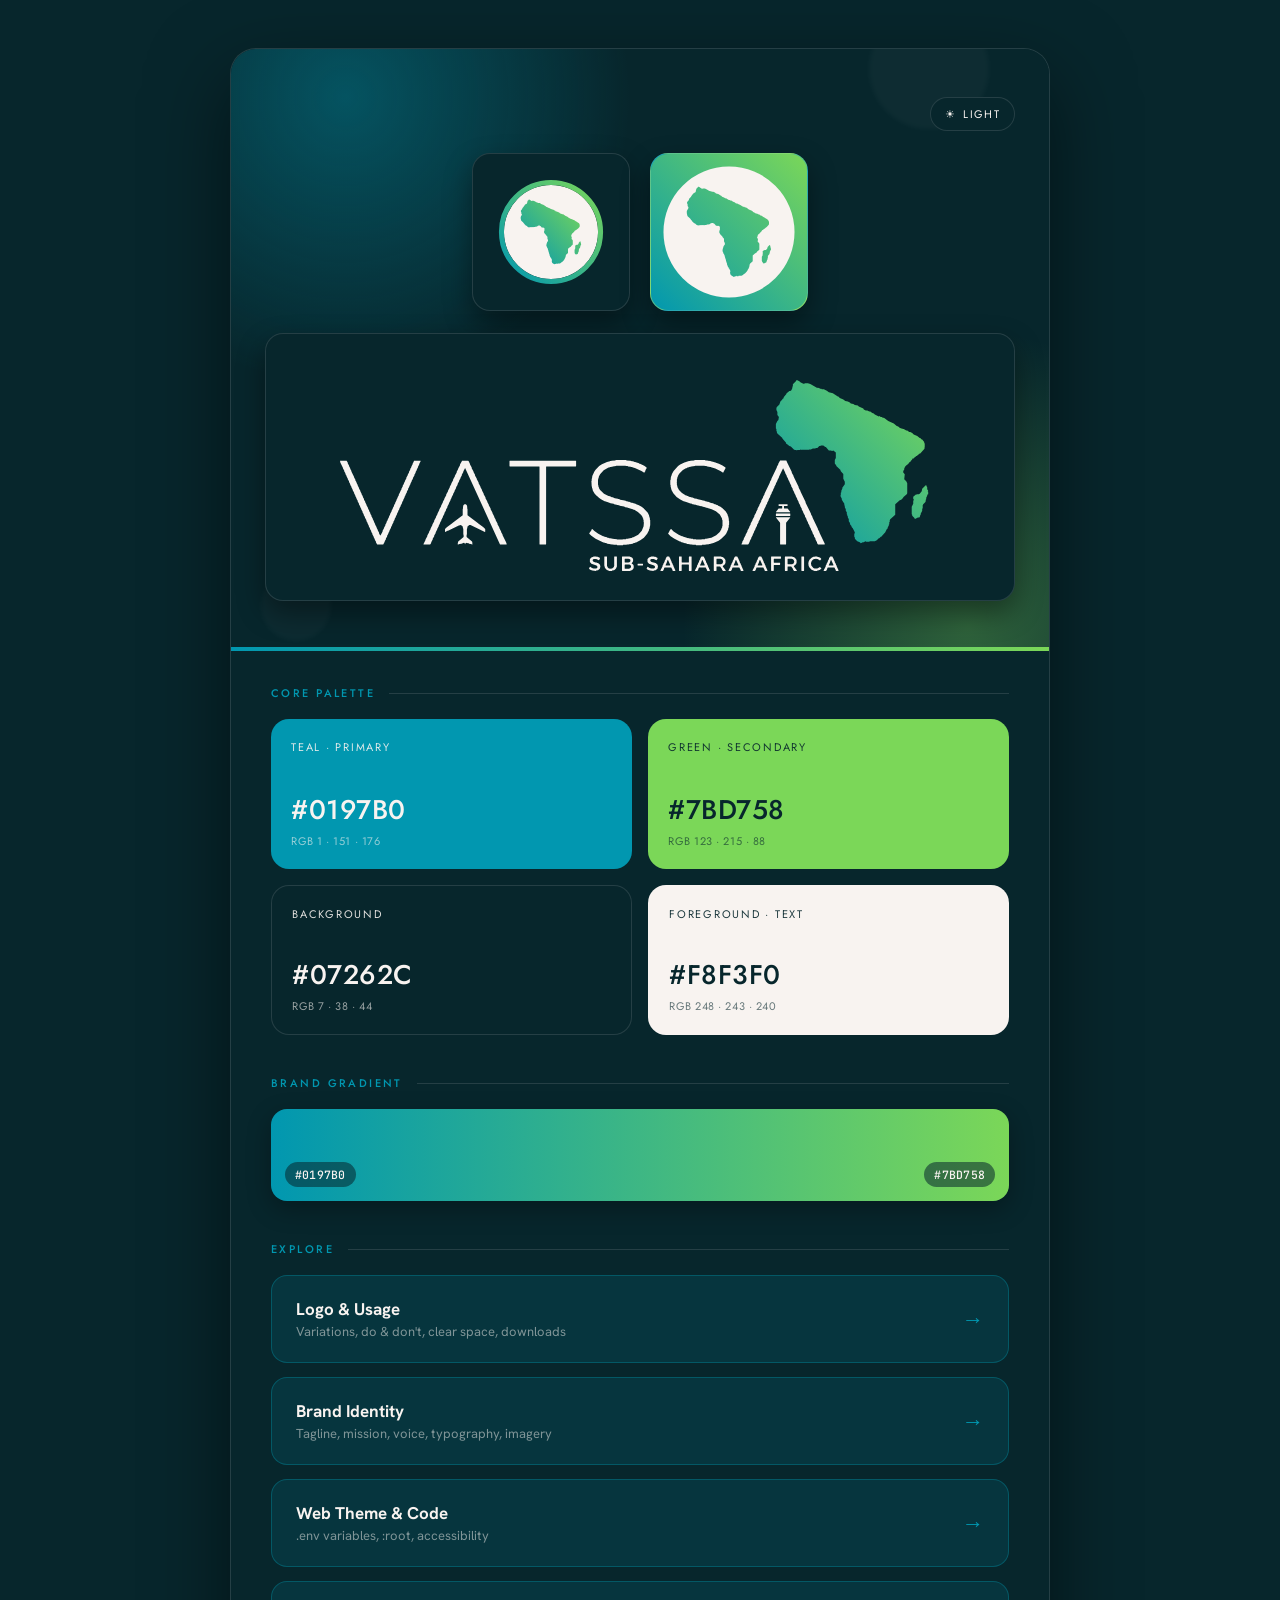
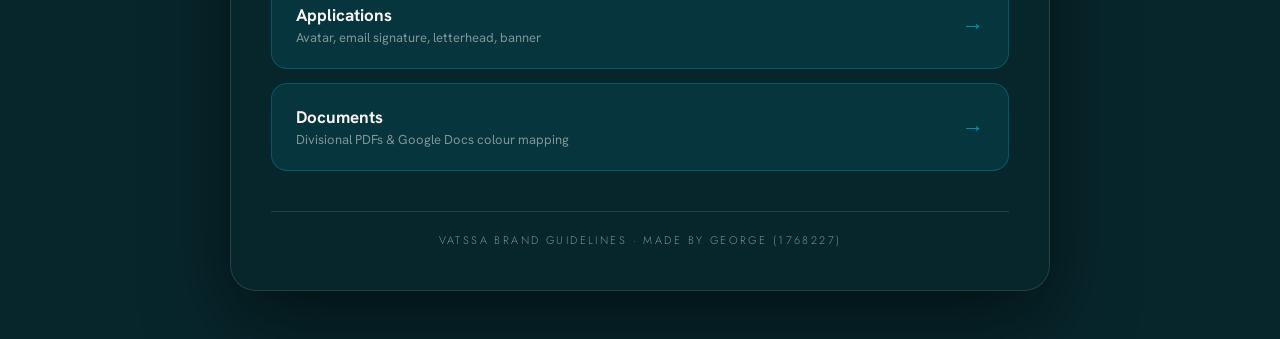
<file: index.html>
<!DOCTYPE html>
<html lang="en" data-theme="dark">
<head>
<meta charset="UTF-8">
<meta name="viewport" content="width=device-width, initial-scale=1.0">
<title>VATSSA Brand Guidelines</title>
<link rel="icon" href="logo_icon.svg" type="image/svg+xml">
<link rel="preconnect" href="https://fonts.googleapis.com">
<link rel="preconnect" href="https://fonts.gstatic.com" crossorigin>
<link href="https://fonts.googleapis.com/css2?family=Jost:wght@200;300;400;500;600&family=Hanken+Grotesk:wght@400;500;600&family=JetBrains+Mono:wght@400;500&display=swap" rel="stylesheet">
<link rel="stylesheet" href="brand.css?v=12">
<script>(function(){var t=localStorage.getItem('vatssa-theme')||'dark';document.documentElement.setAttribute('data-theme',t);})();</script>
</head>
<body>
  <div class="card">
    <div class="hero">
      <span class="orb a"></span><span class="orb b"></span>
      <div class="herobar"><button class="toggle" aria-label="Toggle theme"><span class="tgIcon">☀</span><span class="tgTxt">Light</span></button></div>
      <div class="icons">
        <div class="frame disc"><div class="in"><img class="ic" src="logo_icon.svg" alt="VATSSA icon — white disc"></div></div>
        <div class="frame fill"><div class="in"><img class="ic-fill" src="logo_icon_fill.svg" alt="VATSSA icon — gradient fill"></div></div>
      </div>
      <div class="frame frame-word"><div class="in"><img class="word" src="logo_horizontal_white.svg" data-dark-src="logo_horizontal_white.svg" data-light-src="logo_horizontal_dark.svg" alt="VATSSA — Sub-Sahara Africa"></div></div>
    </div>

    <div class="body">
      <div class="lbl">Core Palette</div>
      <div class="grid">
        <div class="chip teal" data-hex="#0197B0" data-role-dark="Teal · Primary" data-role-light="Teal · Primary"><span class="role">Teal · Primary</span><div><span class="hx">#0197B0</span><div class="rgb">RGB 1 · 151 · 176</div></div></div>
        <div class="chip green" data-hex="#7BD758" data-role-dark="Green · Secondary" data-role-light="Green · Secondary"><span class="role">Green · Secondary</span><div><span class="hx">#7BD758</span><div class="rgb">RGB 123 · 215 · 88</div></div></div>
        <div class="chip bg" data-hex="#07262C" data-role-dark="Background" data-role-light="Foreground · Text"><span class="role">Background</span><div><span class="hx">#07262C</span><div class="rgb">RGB 7 · 38 · 44</div></div></div>
        <div class="chip light" data-hex="#F8F3F0" data-role-dark="Foreground · Text" data-role-light="Background"><span class="role">Foreground · Text</span><div><span class="hx">#F8F3F0</span><div class="rgb">RGB 248 · 243 · 240</div></div></div>
      </div>

      <div class="lbl">Brand Gradient</div>
      <div class="grad"><span>#0197B0</span><span>#7BD758</span></div>

      <div class="lbl">Explore</div>
      <div class="nav">
        <a class="navbtn" href="logos.html"><span class="nt"><b>Logo &amp; Usage</b><i>Variations, do &amp; don't, clear space, downloads</i></span><span class="nar">→</span></a>
        <a class="navbtn" href="identity.html"><span class="nt"><b>Brand Identity</b><i>Tagline, mission, voice, typography, imagery</i></span><span class="nar">→</span></a>
        <a class="navbtn" href="theme.html"><span class="nt"><b>Web Theme &amp; Code</b><i>.env variables, :root, accessibility</i></span><span class="nar">→</span></a>
        <a class="navbtn" href="applications.html"><span class="nt"><b>Applications</b><i>Avatar, email signature, letterhead, banner</i></span><span class="nar">→</span></a>
        <a class="navbtn" href="docs.html"><span class="nt"><b>Documents</b><i>Divisional PDFs &amp; Google Docs colour mapping</i></span><span class="nar">→</span></a>
      </div>

      <div class="credit">VATSSA Brand Guidelines · Made by George (1768227)</div>
    </div>
  </div>
<script src="brand.js?v=12"></script>
</body>
</html>
</file>
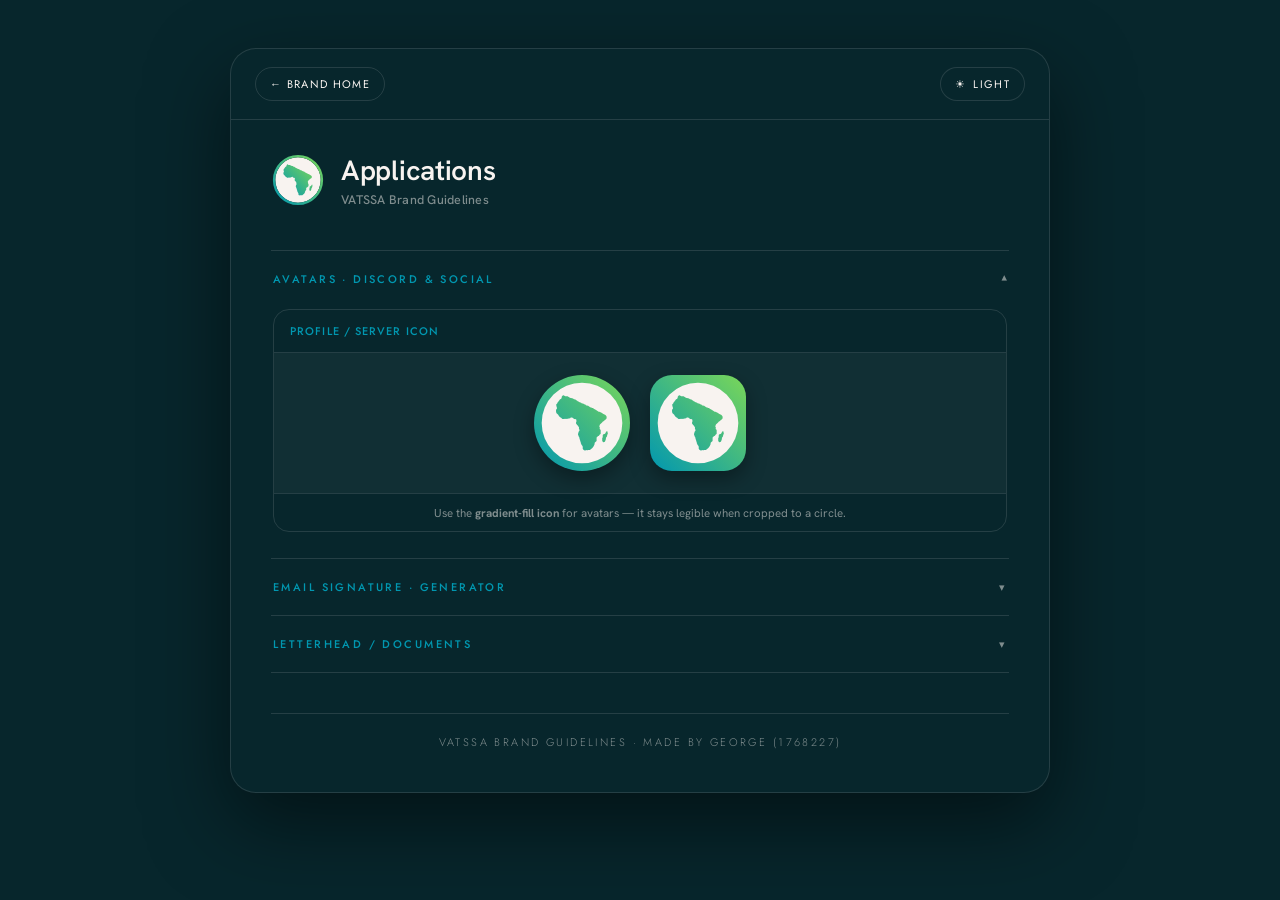
<file: applications.html>
<!DOCTYPE html>
<html lang="en" data-theme="dark">
<head>
<meta charset="UTF-8">
<meta name="viewport" content="width=device-width, initial-scale=1.0">
<title>VATSSA · Applications</title>
<link rel="icon" href="logo_icon.svg" type="image/svg+xml">
<link rel="preconnect" href="https://fonts.googleapis.com">
<link rel="preconnect" href="https://fonts.gstatic.com" crossorigin>
<link href="https://fonts.googleapis.com/css2?family=Jost:wght@200;300;400;500;600&family=Hanken+Grotesk:wght@400;500;600;700&family=JetBrains+Mono:wght@400;500&display=swap" rel="stylesheet">
<link rel="stylesheet" href="brand.css?v=12">
<script>(function(){var t=localStorage.getItem('vatssa-theme')||'dark';document.documentElement.setAttribute('data-theme',t);})();</script>
</head>
<body>
  <div class="card">
    <div class="topbar">
      <a class="back" href="index.html">← Brand Home</a>
      <button class="toggle" aria-label="Toggle theme"><span class="tgIcon">☀</span><span class="tgTxt">Light</span></button>
    </div>
    <div class="pagehead">
      <img src="logo_icon.svg" alt="VATSSA">
      <div><div class="ptitle">Applications</div><div class="psub">VATSSA Brand Guidelines</div></div>
    </div>

    <div class="body">
      <details class="coll" open>
        <summary><span>Avatars · Discord &amp; Social</span><span class="ln"></span><span class="chev">▾</span></summary>
        <div class="cbody">
          <div class="apps">
            <div class="appcard">
              <div class="h">Profile / Server Icon</div>
              <div class="b">
                <div class="avatar"><img src="logo_icon_fill.svg" alt="round avatar"></div>
                <div class="avatar sq"><img src="logo_icon_fill.svg" alt="rounded-square avatar"></div>
              </div>
              <div class="cap">Use the <b>gradient-fill icon</b> for avatars — it stays legible when cropped to a circle.</div>
            </div>
          </div>
        </div>
      </details>

      <details class="coll">
        <summary><span>Email Signature · Generator</span><span class="ln"></span><span class="chev">▾</span></summary>
        <div class="cbody">
          <div class="siggen">
            <div class="fields">
              <label>Name<input id="sg-name" type="text" value="Name Surname" autocomplete="off"></label>
              <label>Role<input id="sg-role" type="text" value="Division Staff" autocomplete="off"></label>
              <label>Email<input id="sg-email" type="text" value="name@vatssa.com" autocomplete="off"></label>
              <label>Staff Code<input id="sg-staff" type="text" value="VATSSA" placeholder="VATSSA1" autocomplete="off"></label>
              <label>VATSIM CID (optional)<input id="sg-cid" type="text" value="" placeholder="0000000" autocomplete="off"></label>
            </div>
            <div class="sigprev"><div id="sgp"><table style="border-collapse:collapse;font-family:Arial,Helvetica,sans-serif"><tr><td style="padding-right:14px;vertical-align:middle"><img src="logo_icon_fill.svg" width="52" height="52" alt="VATSSA" style="display:block;border-radius:12px"></td><td style="vertical-align:middle;border-left:2px solid #0197B0;padding-left:14px"><div style="font-weight:700;font-size:15px;color:#07262C">Name Surname</div><div style="font-size:12px;color:#0197B0;margin-top:2px">Division Staff · VATSSA</div><div style="font-size:11px;color:#5d6b6e;margin-top:3px">name@vatssa.com</div></td></tr></table></div></div>
            <div class="sigbtns">
              <button id="sg-copy">Copy HTML</button>
              <a id="sg-html" class="primary">⤓ .html</a>
              <a id="sg-svg">⤓ .svg</a>
              <a id="sg-png">⤓ .png</a>
            </div>
            <div class="cap" style="border:0;padding:0;text-align:left;color:var(--muted);font-size:11.5px">Logo is embedded so HTML &amp; SVG work offline. Paste the HTML into Gmail / Outlook; use PNG or SVG where an image is required.</div>
          </div>
        </div>
      </details>

      <details class="coll">
        <summary><span>Letterhead / Documents</span><span class="ln"></span><span class="chev">▾</span></summary>
        <div class="cbody">
          <div class="appcard">
            <div class="h">Document Cover</div>
            <div class="b">
              <div class="letter">
                <img class="lwm" src="logo_horizontal_dark.svg" alt="">
                <div class="lrule"></div>
                <div class="ltitle"></div>
                <div class="lver"></div>
                <div class="lh2"></div>
                <div class="lt l"></div><div class="lt s"></div><div class="lt m"></div>
                <div class="ltable"><div class="lthead"></div><div class="ltrow"></div><div class="ltrow alt"></div><div class="ltrow"></div></div>
                <div class="lt s"></div><div class="lt m"></div>
                <div class="lfoot"><div class="lfrule"></div><div class="lfb"></div></div>
              </div>
            </div>
            <div class="cap">Dark wordmark top-left, <b>Teal</b> title &amp; headings, table header in Teal, gradient footer rule. See the <a href="docs.html" style="color:var(--teal)">Documents</a> guide.</div>
          </div>
        </div>
      </details>

      <div class="credit">VATSSA Brand Guidelines · Made by George (1768227)</div>
    </div>
  </div>
<script src="brand.js?v=12"></script>
</body>
</html>
</file>
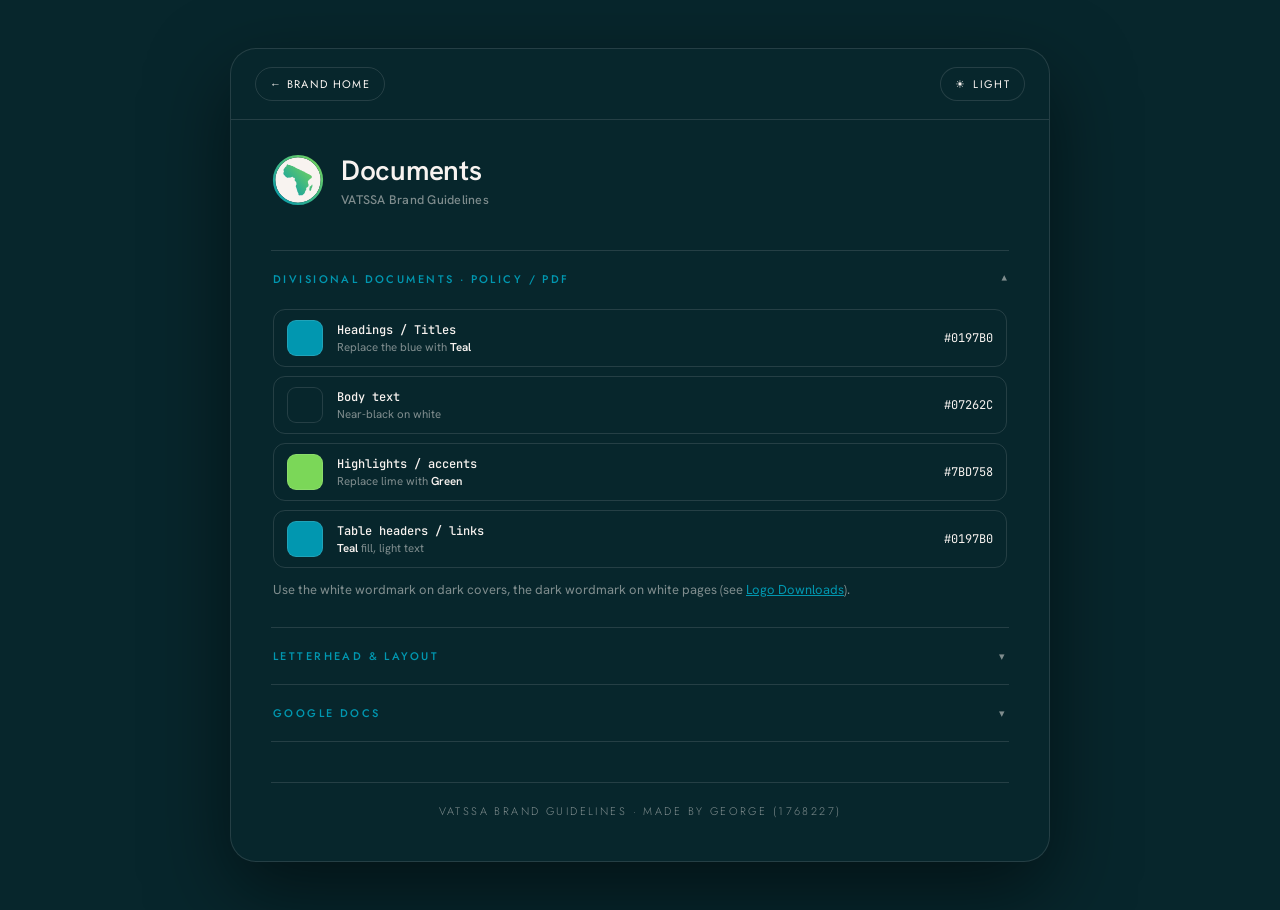
<file: docs.html>
<!DOCTYPE html>
<html lang="en" data-theme="dark">
<head>
<meta charset="UTF-8">
<meta name="viewport" content="width=device-width, initial-scale=1.0">
<title>VATSSA &middot; Documents</title>
<link rel="icon" href="logo_icon.svg" type="image/svg+xml">
<link rel="preconnect" href="https://fonts.googleapis.com">
<link rel="preconnect" href="https://fonts.gstatic.com" crossorigin>
<link href="https://fonts.googleapis.com/css2?family=Jost:wght@200;300;400;500;600&family=Hanken+Grotesk:wght@400;500;600;700&family=JetBrains+Mono:wght@400;500&display=swap" rel="stylesheet">
<link rel="stylesheet" href="brand.css?v=12">
<script>(function(){var t=localStorage.getItem('vatssa-theme')||'dark';document.documentElement.setAttribute('data-theme',t);})();</script>
</head>
<body>
  <div class="card">
    <div class="topbar">
      <a class="back" href="index.html">&larr; Brand Home</a>
      <button class="toggle" aria-label="Toggle theme"><span class="tgIcon">&#9728;</span><span class="tgTxt">Light</span></button>
    </div>
    <div class="pagehead">
      <img src="logo_icon.svg" alt="VATSSA">
      <div><div class="ptitle">Documents</div><div class="psub">VATSSA Brand Guidelines</div></div>
    </div>

    <div class="body">
      <details class="coll" open>
        <summary><span>Divisional Documents &middot; Policy / PDF</span><span class="ln"></span><span class="chev">&#9662;</span></summary>
        <div class="cbody">
          <div class="envlist">
            <div class="envrow"><span class="sw" style="background:#0197B0"></span><div><div class="nm">Headings / Titles</div><div class="ds">Replace the blue with <b>Teal</b></div></div><div class="hexwrap"><span class="hex">#0197B0</span></div></div>
            <div class="envrow"><span class="sw" style="background:#07262C"></span><div><div class="nm">Body text</div><div class="ds">Near-black on white</div></div><div class="hexwrap"><span class="hex">#07262C</span></div></div>
            <div class="envrow"><span class="sw" style="background:#7BD758"></span><div><div class="nm">Highlights / accents</div><div class="ds">Replace lime with <b>Green</b></div></div><div class="hexwrap"><span class="hex">#7BD758</span></div></div>
            <div class="envrow"><span class="sw" style="background:#0197B0"></span><div><div class="nm">Table headers / links</div><div class="ds"><b>Teal</b> fill, light text</div></div><div class="hexwrap"><span class="hex">#0197B0</span></div></div>
          </div>
          <div class="note">Use the white wordmark on dark covers, the dark wordmark on white pages (see <a href="logos.html" style="color:var(--teal)">Logo Downloads</a>).</div>
        </div>
      </details>

      <details class="coll">
        <summary><span>Letterhead &amp; Layout</span><span class="ln"></span><span class="chev">&#9662;</span></summary>
        <div class="cbody">
          <div class="appcard">
            <div class="h">Cover / First Page</div>
            <div class="b">
              <div class="letter">
                <img class="lwm" src="logo_horizontal_dark.svg" alt="">
                <div class="lrule"></div>
                <div class="ltitle"></div>
                <div class="lver"></div>
                <div class="lh2"></div>
                <div class="lt l"></div><div class="lt s"></div><div class="lt m"></div>
                <div class="ltable"><div class="lthead"></div><div class="ltrow"></div><div class="ltrow alt"></div><div class="ltrow"></div></div>
                <div class="lt s"></div><div class="lt m"></div>
                <div class="lfoot"><div class="lfrule"></div><div class="lfb"></div></div>
              </div>
            </div>
            <div class="cap">Header wordmark + Teal rule &middot; Teal title &amp; version &middot; Teal subheadings &middot; Teal table header &middot; gradient footer rule + page no.</div>
          </div>
          <div class="vlist" style="margin-top:14px">
            <div class="vcard"><div class="vt">Page setup</div><div class="vd">A4, 2.5 cm margins. White background (<code style="font-family:'JetBrains Mono',monospace">#F8F3F0</code>).</div></div>
            <div class="vcard"><div class="vt">Header</div><div class="vd">Dark wordmark top-left (~24 px tall); thin Teal rule beneath.</div></div>
            <div class="vcard"><div class="vt">Title (H1)</div><div class="vd"><b style="color:#0197B0">Teal #0197B0</b>, bold. Subtitle / version in grey.</div></div>
            <div class="vcard"><div class="vt">Headings</div><div class="vd">H2 dark <code style="font-family:'JetBrains Mono',monospace">#07262C</code> bold &middot; H3 Teal.</div></div>
            <div class="vcard"><div class="vt">Body text</div><div class="vd">11 pt, <code style="font-family:'JetBrains Mono',monospace">#07262C</code>, 1.4 line height.</div></div>
            <div class="vcard"><div class="vt">Tables</div><div class="vd">Teal header fill + light text; alternate rows in a 6% teal tint.</div></div>
            <div class="vcard"><div class="vt">Footer</div><div class="vd">Gradient rule + page number + &ldquo;Proprietary &amp; Confidential&rdquo;.</div></div>
            <div class="vcard"><div class="vt">Version</div><div class="vd">Cover shows &ldquo;Version X.Y &middot; DD Mon YYYY&rdquo;.</div></div>
          </div>
          <div class="note">Links &amp; cross-references in Teal. Keep one consistent template &mdash; duplicate it for every new policy.</div>
        </div>
      </details>

      <details class="coll">
        <summary><span>Google Docs</span><span class="ln"></span><span class="chev">&#9662;</span></summary>
        <div class="cbody">
          <div class="docnote">Add the palette once as <b>custom colours</b>, then reuse: <i>Text colour &rarr; + (Custom) &rarr;</i> paste each hex.</div>
          <div class="envlist">
            <div class="envrow"><span class="sw" style="background:#0197B0"></span><div><div class="nm">Headings &amp; links</div><div class="ds">Teal</div></div><div class="hexwrap"><span class="hex">#0197B0</span></div></div>
            <div class="envrow"><span class="sw" style="background:#7BD758"></span><div><div class="nm">Highlight / emphasis</div><div class="ds">Green</div></div><div class="hexwrap"><span class="hex">#7BD758</span></div></div>
            <div class="envrow"><span class="sw" style="background:#07262C"></span><div><div class="nm">Body text</div><div class="ds">Dark</div></div><div class="hexwrap"><span class="hex">#07262C</span></div></div>
            <div class="envrow"><span class="sw" style="background:#F8F3F0"></span><div><div class="nm">Page / table fill</div><div class="ds">Light</div></div><div class="hexwrap"><span class="hex">#F8F3F0</span></div></div>
          </div>
          <div class="note">Set <b>Title</b> &amp; <b>Heading 1&ndash;3</b> styles to Teal once, then <i>"Update heading to match"</i> so the whole doc inherits it.</div>
        </div>
      </details>

      <div class="credit">VATSSA Brand Guidelines &middot; Made by George (1768227)</div>
    </div>
  </div>
<script src="brand.js?v=12"></script>
</body>
</html>
</file>
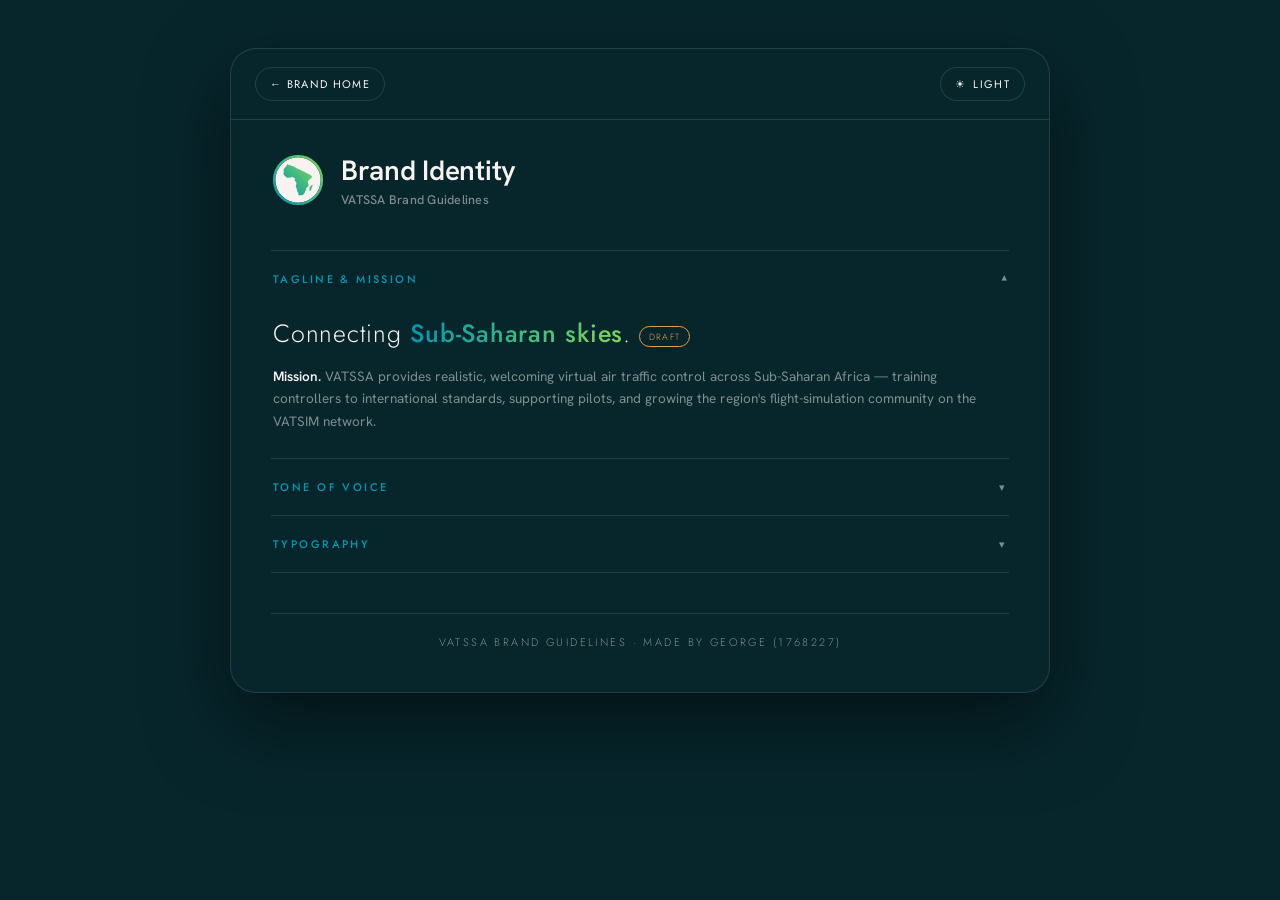
<file: identity.html>
<!DOCTYPE html>
<html lang="en" data-theme="dark">
<head>
<meta charset="UTF-8">
<meta name="viewport" content="width=device-width, initial-scale=1.0">
<title>VATSSA &middot; Brand Identity</title>
<link rel="icon" href="logo_icon.svg" type="image/svg+xml">
<link rel="preconnect" href="https://fonts.googleapis.com">
<link rel="preconnect" href="https://fonts.gstatic.com" crossorigin>
<link href="https://fonts.googleapis.com/css2?family=Jost:wght@200;300;400;500;600&family=Hanken+Grotesk:wght@400;500;600;700&family=JetBrains+Mono:wght@400;500&display=swap" rel="stylesheet">
<link rel="stylesheet" href="brand.css?v=12">
<script>(function(){var t=localStorage.getItem('vatssa-theme')||'dark';document.documentElement.setAttribute('data-theme',t);})();</script>
</head>
<body>
  <div class="card">
    <div class="topbar">
      <a class="back" href="index.html">&larr; Brand Home</a>
      <button class="toggle" aria-label="Toggle theme"><span class="tgIcon">&#9728;</span><span class="tgTxt">Light</span></button>
    </div>
    <div class="pagehead">
      <img src="logo_icon.svg" alt="VATSSA">
      <div><div class="ptitle">Brand Identity</div><div class="psub">VATSSA Brand Guidelines</div></div>
    </div>

    <div class="body">
      <details class="coll" open>
        <summary><span>Tagline &amp; Mission</span><span class="ln"></span><span class="chev">&#9662;</span></summary>
        <div class="cbody">
          <div class="tagline">Connecting <b>Sub-Saharan skies</b>.<span class="draft">Draft</span></div>
          <p class="body-text"><b>Mission.</b> VATSSA provides realistic, welcoming virtual air traffic control across Sub-Saharan Africa &mdash; training controllers to international standards, supporting pilots, and growing the region's flight-simulation community on the VATSIM network.</p>
        </div>
      </details>

      <details class="coll">
        <summary><span>Tone of Voice</span><span class="ln"></span><span class="chev">&#9662;</span></summary>
        <div class="cbody">
          <p class="body-text" style="margin-bottom:12px">Sound like a calm, capable controller: precise, friendly, and inclusive &mdash; never stiff or jargon-heavy with newcomers.</p>
          <div class="vlist">
            <div class="vcard"><div class="vt">Professional</div><div class="vd">Accurate and dependable &mdash; aviation-grade precision.</div></div>
            <div class="vcard"><div class="vt">Welcoming</div><div class="vd">Encouraging to newcomers; assume good intent.</div></div>
            <div class="vcard"><div class="vt">Clear</div><div class="vd">Short sentences, plain English, no needless jargon.</div></div>
            <div class="vcard"><div class="vt">Pan-African</div><div class="vd">Inclusive of the whole region; respectful and proud.</div></div>
          </div>
        </div>
      </details>

      <details class="coll">
        <summary><span>Typography</span><span class="ln"></span><span class="chev">&#9662;</span></summary>
        <div class="cbody">
          <p class="body-text" style="margin-bottom:12px">Tap a typeface to copy its name.</p>
          <div class="typelist">
            <div class="typerow"><div class="aa f-jost">Aa</div><div><div class="ti">Jost</div><div class="td">Display &amp; headings &middot; light weights, wide tracking</div></div></div>
            <div class="typerow"><div class="aa f-hanken">Aa</div><div><div class="ti">Hanken Grotesk</div><div class="td">Body copy &middot; UI text, paragraphs, labels</div></div></div>
            <div class="typerow"><div class="aa f-mono">Aa</div><div><div class="ti">JetBrains Mono</div><div class="td">Code &amp; values &middot; hex, .env, snippets</div></div></div>
          </div>
        </div>
      </details>

      <div class="credit">VATSSA Brand Guidelines &middot; Made by George (1768227)</div>
    </div>
  </div>
<script src="brand.js?v=12"></script>
</body>
</html>
</file>
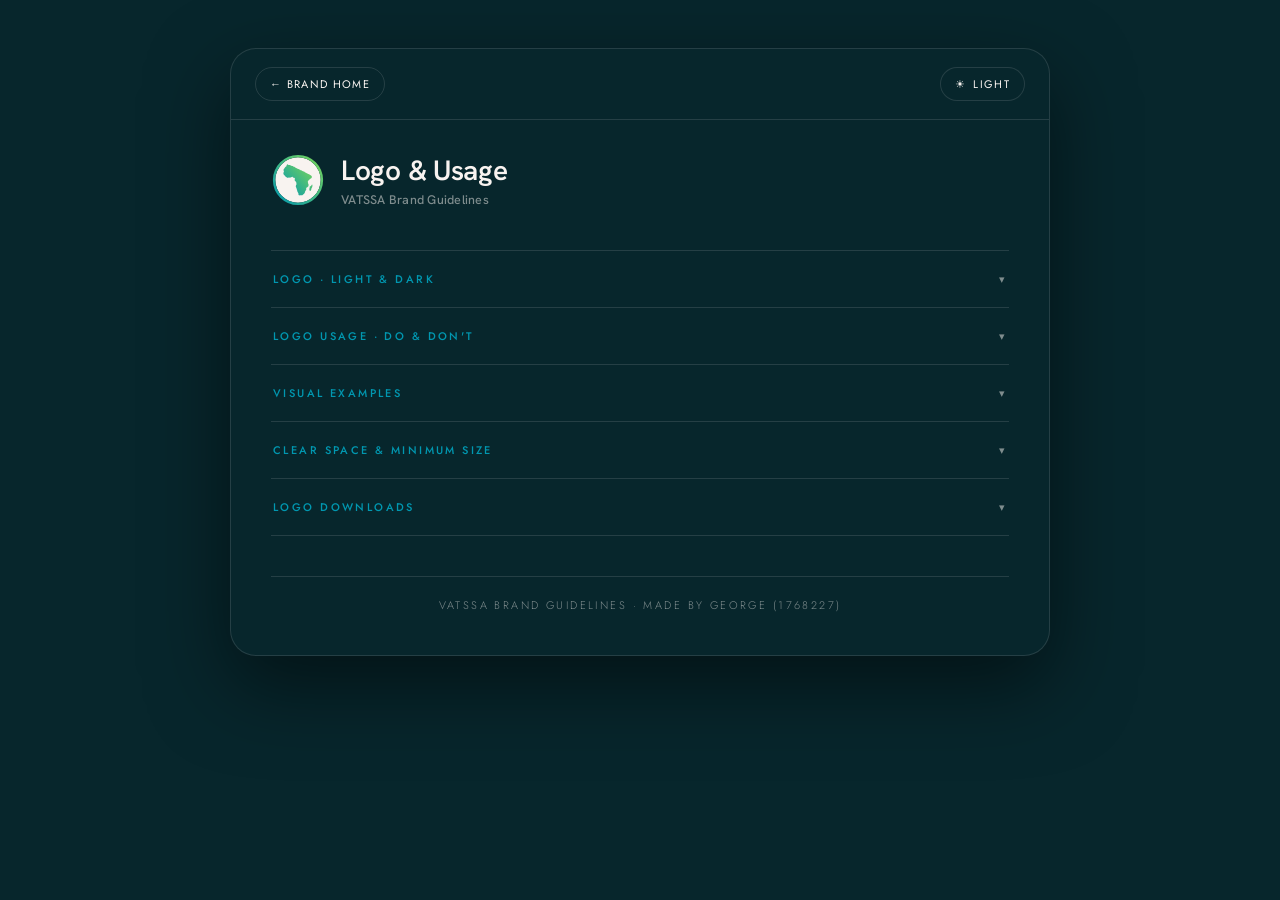
<file: logos.html>
<!DOCTYPE html>
<html lang="en" data-theme="dark">
<head>
<meta charset="UTF-8">
<meta name="viewport" content="width=device-width, initial-scale=1.0">
<title>VATSSA · Logo &amp; Usage</title>
<link rel="icon" href="logo_icon.svg" type="image/svg+xml">
<link rel="preconnect" href="https://fonts.googleapis.com">
<link rel="preconnect" href="https://fonts.gstatic.com" crossorigin>
<link href="https://fonts.googleapis.com/css2?family=Jost:wght@200;300;400;500;600&family=Hanken+Grotesk:wght@400;500;600;700&family=JetBrains+Mono:wght@400;500&display=swap" rel="stylesheet">
<link rel="stylesheet" href="brand.css?v=12">
<script>(function(){var t=localStorage.getItem('vatssa-theme')||'dark';document.documentElement.setAttribute('data-theme',t);})();</script>
</head>
<body>
  <div class="card">
    <div class="topbar">
      <a class="back" href="index.html">← Brand Home</a>
      <button class="toggle" aria-label="Toggle theme"><span class="tgIcon">☀</span><span class="tgTxt">Light</span></button>
    </div>
    <div class="pagehead">
      <img src="logo_icon.svg" alt="VATSSA">
      <div><div class="ptitle">Logo &amp; Usage</div><div class="psub">VATSSA Brand Guidelines</div></div>
    </div>

    <div class="body">
      <details class="coll">
        <summary><span>Logo · Light &amp; Dark</span><span class="ln"></span><span class="chev">▾</span></summary>
        <div class="cbody">
          <div class="lsplit">
            <div class="lcol">
              <div class="lpanel d"><div class="pad"><img src="logo_horizontal_white.svg" alt="VATSSA logo on dark"></div><div class="cap">On Dark</div></div>
              <div class="lpanel d"><div class="pad"><img src="logo_icon.svg" style="max-width:96px" alt="Icon on dark"></div><div class="cap">Icon · On Dark</div></div>
            </div>
            <div class="lcol">
              <div class="lpanel l"><div class="pad"><img src="logo_horizontal_dark.svg" alt="VATSSA logo on light"></div><div class="cap">On Light</div></div>
              <div class="lpanel l"><div class="pad"><img src="logo_icon.svg" style="max-width:96px" alt="Icon on light"></div><div class="cap">Icon · On Light</div></div>
            </div>
          </div>
        </div>
      </details>

      <details class="coll">
        <summary><span>Logo Usage · Do &amp; Don't</span><span class="ln"></span><span class="chev">▾</span></summary>
        <div class="cbody">
          <div class="use">
            <div class="ucol do">
              <h4><span class="badge">✓</span>Do</h4>
              <ul>
                <li>Use the official files — SVG wherever possible.</li>
                <li>Keep clear space around the logo.</li>
                <li>White-disc icon on dark; gradient-fill tile on any background.</li>
                <li>Dark wordmark on light, white wordmark on dark.</li>
                <li>Preserve the teal→green gradient direction.</li>
              </ul>
            </div>
            <div class="ucol dont">
              <h4><span class="badge">✕</span>Don't</h4>
              <ul>
                <li>Don't stretch, squash or rotate the logo.</li>
                <li>Don't recolour it or alter the gradient.</li>
                <li>Don't add shadows, outlines or effects.</li>
                <li>Don't place it on a busy / low-contrast background.</li>
                <li>Don't use the old logo or low-res copies.</li>
              </ul>
            </div>
          </div>
        </div>
      </details>

      <details class="coll">
        <summary><span>Visual Examples</span><span class="ln"></span><span class="chev">▾</span></summary>
        <div class="cbody">
          <div class="demos">
            <div class="demo dark ok"><div class="vis"><span class="bdg">✓</span><img src="logo_horizontal_white.svg"></div><div class="cap">Correct · on dark</div></div>
            <div class="demo lite ok"><div class="vis"><span class="bdg">✓</span><img src="logo_horizontal_dark.svg"></div><div class="cap">Correct · on light</div></div>
            <div class="demo dark ok"><div class="vis"><span class="bdg">✓</span><img src="logo_icon_fill.svg" style="max-height:70px"></div><div class="cap">Icon · clear space</div></div>
            <div class="demo dark no x-stretch"><div class="vis"><span class="bdg">✕</span><img src="logo_horizontal_white.svg"></div><div class="cap">Don't stretch</div></div>
            <div class="demo dark no x-rot"><div class="vis"><span class="bdg">✕</span><img src="logo_horizontal_white.svg"></div><div class="cap">Don't rotate</div></div>
            <div class="demo dark no x-recolor"><div class="vis"><span class="bdg">✕</span><img src="logo_icon_fill.svg" style="max-height:70px"></div><div class="cap">Don't recolour</div></div>
            <div class="demo dark no x-squash"><div class="vis"><span class="bdg">✕</span><img src="logo_horizontal_white.svg"></div><div class="cap">Don't squash</div></div>
            <div class="demo no x-busy"><div class="vis"><span class="bdg">✕</span><img src="logo_horizontal_white.svg"></div><div class="cap">Don't use busy bg</div></div>
            <div class="demo dark no"><div class="vis"><span class="bdg">✕</span><img src="logo.png" style="max-height:70px;filter:saturate(.5)"></div><div class="cap">Don't use old/low-res</div></div>
          </div>
        </div>
      </details>

      <details class="coll">
        <summary><span>Clear Space &amp; Minimum Size</span><span class="ln"></span><span class="chev">▾</span></summary>
        <div class="cbody">
          <div class="specgrid">
            <div class="spec">
              <div class="tile"><div class="clear"><img src="logo_horizontal_white.svg"></div></div>
              <div class="lab"><b>Clear space</b> — keep padding ≈ half the icon height on all sides.</div>
            </div>
            <div class="spec">
              <div class="tile"><div class="mini">
                <div class="u"><img src="logo_icon.svg" style="height:56px"><span class="px">56px</span></div>
                <div class="u"><img src="logo_icon.svg" style="height:40px"><span class="px">40px</span></div>
                <div class="u"><img src="logo_icon.svg" style="height:24px"><span class="px">24px min</span></div>
              </div></div>
              <div class="lab"><b>Minimum size</b> — icon ≥ 24 px · wordmark ≥ 120 px wide.</div>
            </div>
          </div>
        </div>
      </details>

      <details class="coll">
        <summary><span>Logo Downloads</span><span class="ln"></span><span class="chev">▾</span></summary>
        <div class="cbody">
          <div class="dllist">
            <div class="dlrow"><span class="dlname">Icon · white disc</span><span class="dllinks"><a href="logo_icon.svg" download>SVG</a><a href="logo_icon.png" download>PNG</a></span></div>
            <div class="dlrow"><span class="dlname">Icon · gradient fill</span><span class="dllinks"><a href="logo_icon_fill.svg" download>SVG</a><a href="logo_icon_fill.png" download>PNG</a></span></div>
            <div class="dlrow"><span class="dlname">Wordmark · white (for dark)</span><span class="dllinks"><a href="logo_horizontal_white.svg" download>SVG</a><a href="logo_horizontal_white.png" download>PNG</a></span></div>
            <div class="dlrow"><span class="dlname">Wordmark · dark (for light)</span><span class="dllinks"><a href="logo_horizontal_dark.svg" download>SVG</a><a href="logo_horizontal_dark.png" download>PNG</a></span></div>
          </div>
          <a class="dlall" href="vatssa-logos.zip" download>⤓ Download all logos (.zip)</a>
        </div>
      </details>

      <div class="credit">VATSSA Brand Guidelines · Made by George (1768227)</div>
    </div>
  </div>
<script src="brand.js?v=12"></script>
</body>
</html>
</file>
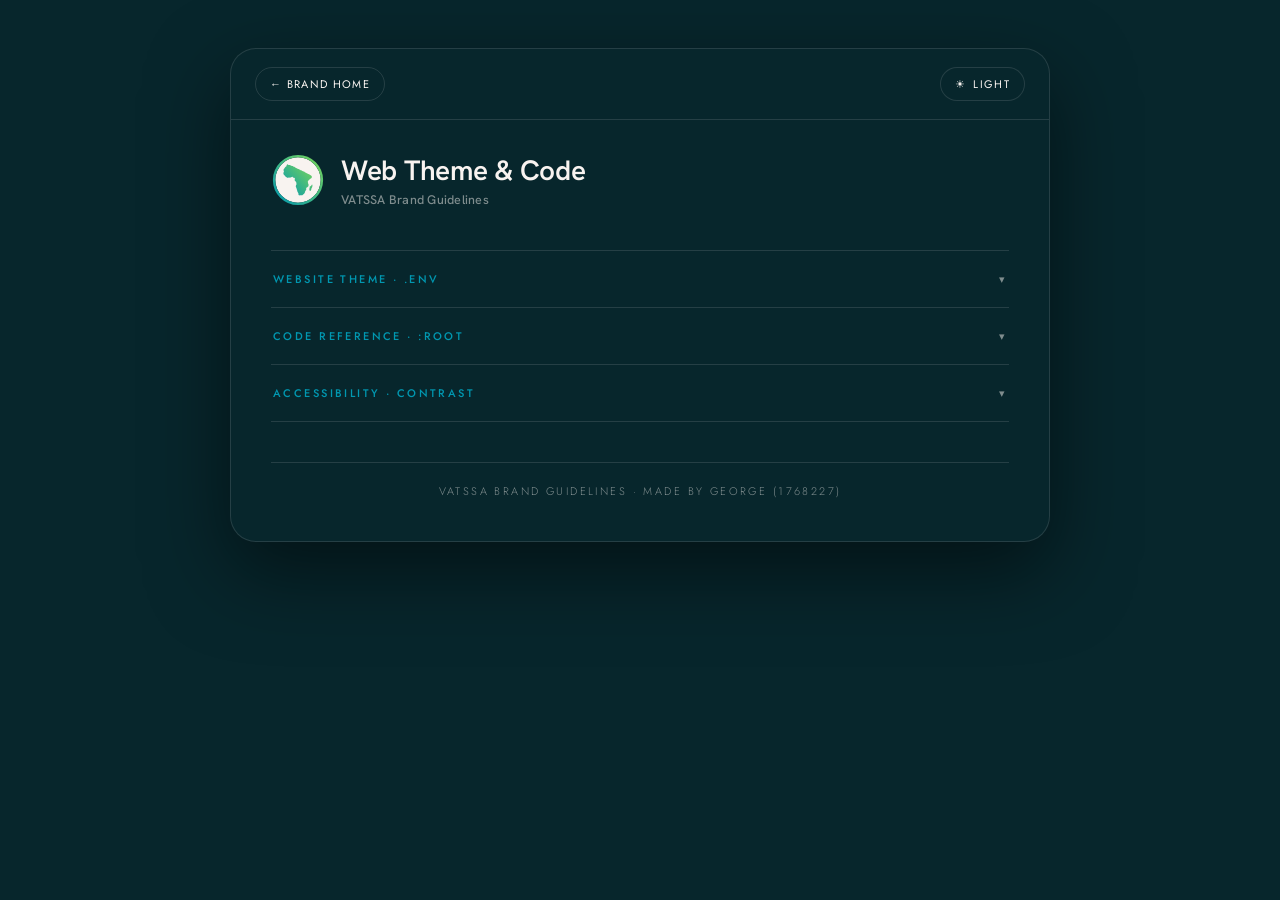
<file: theme.html>
<!DOCTYPE html>
<html lang="en" data-theme="dark">
<head>
<meta charset="UTF-8">
<meta name="viewport" content="width=device-width, initial-scale=1.0">
<title>VATSSA &middot; Web Theme &amp; Code</title>
<link rel="icon" href="logo_icon.svg" type="image/svg+xml">
<link rel="preconnect" href="https://fonts.googleapis.com">
<link rel="preconnect" href="https://fonts.gstatic.com" crossorigin>
<link href="https://fonts.googleapis.com/css2?family=Jost:wght@200;300;400;500;600&family=Hanken+Grotesk:wght@400;500;600;700&family=JetBrains+Mono:wght@400;500&display=swap" rel="stylesheet">
<link rel="stylesheet" href="brand.css?v=12">
<script>(function(){var t=localStorage.getItem('vatssa-theme')||'dark';document.documentElement.setAttribute('data-theme',t);})();</script>
</head>
<body>
  <div class="card">
    <div class="topbar">
      <a class="back" href="index.html">&larr; Brand Home</a>
      <button class="toggle" aria-label="Toggle theme"><span class="tgIcon">&#9728;</span><span class="tgTxt">Light</span></button>
    </div>
    <div class="pagehead">
      <img src="logo_icon.svg" alt="VATSSA">
      <div><div class="ptitle">Web Theme &amp; Code</div><div class="psub">VATSSA Brand Guidelines</div></div>
    </div>

    <div class="body">
      <details class="coll">
        <summary><span>Website Theme &middot; .env</span><span class="ln"></span><span class="chev">&#9662;</span></summary>
        <div class="cbody">
          <div class="envnote">Brand-aligned values that <b>follow the active theme</b> (surfaces flip light/dark, accents stay). <b>Only one accent slot? Use Primary &rarr; Teal <code>#0197B0</code>.</b></div>
          <div class="envlist">
            <div class="envrow"><span class="sw" style="background:#0197B0"></span><div><div class="nm">VITE_THEME_PRIMARY</div><div class="ds">Primary accent &middot; <b>Teal</b></div></div><div class="hexwrap"><span class="hex">#0197B0</span><span class="was">was #1a475f</span></div></div>
            <div class="envrow"><span class="sw" style="background:#7BD758"></span><div><div class="nm">VITE_THEME_SECONDARY</div><div class="ds">Secondary accent &middot; <b>Green</b></div></div><div class="hexwrap"><span class="hex">#7BD758</span><span class="was">was #484b4c</span></div></div>
            <div class="envrow"><span class="sw" data-dark="#07262C" data-light="#F8F3F0" style="background:#07262C"></span><div><div class="nm">VITE_THEME_TERTIARY</div><div class="ds">Surface &middot; follows theme</div></div><div class="hexwrap"><span class="hex" data-dark="#07262C" data-light="#F8F3F0">#07262C</span><span class="was">was #011328</span></div></div>
            <div class="envrow"><span class="sw" style="background:#0197B0"></span><div><div class="nm">VITE_THEME_INFO</div><div class="ds">Info &middot; <b>Teal</b></div></div><div class="hexwrap"><span class="hex">#0197B0</span><span class="was">was #17a2b8</span></div></div>
            <div class="envrow"><span class="sw" style="background:#7BD758"></span><div><div class="nm">VITE_THEME_SUCCESS</div><div class="ds">Success &middot; <b>Green</b></div></div><div class="hexwrap"><span class="hex">#7BD758</span><span class="was">was #41826e</span></div></div>
            <div class="envrow"><span class="sw" style="background:#ff9800"></span><div><div class="nm">VITE_THEME_WARNING</div><div class="ds">Warning &middot; functional</div></div><div class="hexwrap"><span class="hex">#ff9800</span><span class="was">keep</span></div></div>
            <div class="envrow"><span class="sw" style="background:#b63f3f"></span><div><div class="nm">VITE_THEME_DANGER</div><div class="ds">Danger &middot; functional</div></div><div class="hexwrap"><span class="hex">#b63f3f</span><span class="was">keep</span></div></div>
          </div>
        </div>
      </details>

      <details class="coll">
        <summary><span>Code Reference &middot; :root</span><span class="ln"></span><span class="chev">&#9662;</span></summary>
        <div class="cbody">
          <pre class="code"><span class="c">:root {</span>
  <span class="k">--primary-colour</span>: <span class="v">#07262C</span>;
  <span class="k">--primary-light-colour</span>: <span class="v">#0197B0</span>;
  <span class="k">--scrollbar-track-color</span>: <span class="v">#07262C</span>;
  <span class="k">--scrollbar-thumb-color</span>: <span class="v">#0197B0</span>;
  <span class="k">--scrollbar-size</span>: <span class="v">5px</span>;
  <span class="c">/* Cloudflare Zero Trust access page bg */</span>
  <span class="k">--access-page-background</span>: <span class="v">#07262C</span>;
<span class="c">}</span></pre>
          <div class="note"><b>Cloudflare Zero Trust access page background &rarr; <code>#07262C</code></b> (the standardized <code>--primary-colour</code> / brand dark). Accent = <code>#0197B0</code>.</div>
        </div>
      </details>

      <details class="coll">
        <summary><span>Accessibility &middot; Contrast</span><span class="ln"></span><span class="chev">&#9662;</span></summary>
        <div class="cbody">
          <div class="envnote">Approved pairings (WCAG). <b>Teal</b> is a mid-tone &mdash; use it for large text, icons &amp; fills, not small body text. <b>Never put white text on Green.</b></div>
          <div class="pairs">
            <div class="pair"><div class="swat" style="background:#07262C;color:#F8F3F0"><span class="t">Aa Brand</span></div><div class="meta">Dark + Light<span class="r ok">13.5:1 &#10003; AAA</span></div></div>
            <div class="pair"><div class="swat" style="background:#F8F3F0;color:#07262C"><span class="t">Aa Brand</span></div><div class="meta">Light + Dark<span class="r ok">13.5:1 &#10003; AAA</span></div></div>
            <div class="pair"><div class="swat" style="background:#7BD758;color:#07262C"><span class="t">Aa Brand</span></div><div class="meta">Green + Dark<span class="r ok">8.3:1 &#10003; AAA</span></div></div>
            <div class="pair"><div class="swat" style="background:#07262C;color:#7BD758"><span class="t">Aa Brand</span></div><div class="meta">Green on Dark<span class="r ok">8.3:1 &#10003; AAA</span></div></div>
            <div class="pair"><div class="swat" style="background:#0197B0;color:#F8F3F0"><span class="t">Aa Brand</span></div><div class="meta">Teal + Light<span class="r warn">3.5:1 &#9888; Large</span></div></div>
            <div class="pair"><div class="swat" style="background:#7BD758;color:#FFFFFF"><span class="t">Aa Brand</span></div><div class="meta">White on Green<span class="r bad">1.8:1 &#10007; Avoid</span></div></div>
          </div>
        </div>
      </details>

      <div class="credit">VATSSA Brand Guidelines &middot; Made by George (1768227)</div>
    </div>
  </div>
<script src="brand.js?v=12"></script>
</body>
</html>
</file>
<file: brand.css>
/* ===== VATSSA Brand Guidelines — shared styles ===== */
:root{
  --teal:#0197B0; --green:#7BD758; --dark:#07262C; --light:#F8F3F0;
  --bg:#07262C; --text:#F8F3F0; --line:rgba(248,243,240,.12); --muted:rgba(248,243,240,.5);
  --code-bg:rgba(248,243,240,.04);
  --scrollbar-track-color:var(--bg); --scrollbar-thumb-color:#0197B0; --scrollbar-size:8px;
}
[data-theme="light"]{
  --bg:#F8F3F0; --text:#07262C; --line:rgba(7,38,44,.14); --muted:rgba(7,38,44,.55);
  --code-bg:rgba(7,38,44,.05);
}
*{box-sizing:border-box;margin:0;padding:0}
html{scrollbar-width:thin;scrollbar-color:var(--scrollbar-thumb-color) var(--scrollbar-track-color)}
::-webkit-scrollbar{width:var(--scrollbar-size);height:var(--scrollbar-size)}
::-webkit-scrollbar-track{background:var(--scrollbar-track-color)}
::-webkit-scrollbar-thumb{background:var(--scrollbar-thumb-color);border-radius:10px}
body{font-family:'Hanken Grotesk',sans-serif;background:var(--bg);color:var(--text);
     min-height:100vh;padding:48px 28px;overflow-x:hidden;transition:background .3s,color .3s}
.card{width:100%;max-width:820px;margin:0 auto;background:var(--bg);border:1px solid var(--line);
      border-radius:26px;overflow:hidden;box-shadow:0 30px 80px rgba(0,0,0,.5);position:relative;transition:background .3s}

.toggle{display:inline-flex;align-items:center;gap:7px;font-family:'Jost',sans-serif;font-size:11px;
        letter-spacing:.12em;text-transform:uppercase;color:var(--text);background:var(--bg);
        border:1px solid var(--line);border-radius:100px;padding:8px 14px;cursor:pointer;transition:transform .2s,border-color .2s}
.toggle:hover{transform:translateY(-2px);border-color:var(--teal)}
.herobar{width:100%;display:flex;justify-content:flex-end;position:relative;z-index:5}

/* ---- home hero ---- */
.hero{background:var(--bg);padding:48px 34px 50px;position:relative;overflow:hidden;
      display:flex;flex-direction:column;align-items:center;gap:22px}
.hero::before{content:"";position:absolute;inset:0;
     background:radial-gradient(58% 80% at 14% 8%,rgba(1,151,176,.40),transparent 60%),
                radial-gradient(58% 82% at 90% 96%,rgba(123,215,88,.34),transparent 60%)}
.hero::after{content:"";position:absolute;left:0;right:0;bottom:0;height:4px;background:linear-gradient(90deg,var(--teal),var(--green))}
.orb{position:absolute;border-radius:50%;filter:blur(2px);opacity:.5;animation:float 9s ease-in-out infinite}
.orb.a{width:120px;height:120px;background:rgba(248,243,240,.06);top:-40px;right:60px}
.orb.b{width:70px;height:70px;background:rgba(248,243,240,.05);bottom:10px;left:30px;animation-delay:-3s}
@keyframes float{0%,100%{transform:translateY(0)}50%{transform:translateY(-14px)}}

.frame{position:relative;background:var(--bg);border:1px solid var(--line);border-radius:18px;
       box-shadow:0 12px 28px rgba(0,0,0,.4);transition:transform .25s,border-color .25s}
.frame:hover{transform:translateY(-3px);border-color:var(--green)}
.icons{display:flex;gap:20px;justify-content:center;position:relative;opacity:1;animation:rise .8s ease backwards}
.icons .frame{width:158px;height:158px}
.icons .in{width:100%;height:100%;overflow:hidden;border-radius:17px;display:block}
.ic,.ic-fill{width:100%;height:100%;display:block}
.icons .frame.disc .in{padding:22px}                 /* clear space for the transparent mark */
.icons .frame.fill{background:linear-gradient(135deg,var(--teal),var(--green))}  /* no light corners */
.frame-word{position:relative;width:100%;opacity:1;animation:rise .8s ease .12s backwards}
.frame-word .in{padding:24px 30px;display:flex;justify-content:center}
.word{width:100%;max-width:600px;height:auto;display:block}
@keyframes rise{from{opacity:0;transform:translateY(16px)}to{opacity:1;transform:translateY(0)}}

/* ---- subpage top bar ---- */
.topbar{display:flex;align-items:center;justify-content:space-between;padding:18px 24px;border-bottom:1px solid var(--line)}
.back{font-family:'Jost',sans-serif;font-size:11px;letter-spacing:.12em;text-transform:uppercase;color:var(--text);
      text-decoration:none;display:inline-flex;align-items:center;gap:8px;border:1px solid var(--line);border-radius:100px;padding:8px 14px;transition:.2s}
.back:hover{border-color:var(--teal);transform:translateX(-2px)}
.pagehead{padding:32px 40px 8px;display:flex;align-items:center;gap:16px}
.pagehead img{width:54px;height:54px;border-radius:14px}
.ptitle{font-family:'Hanken Grotesk',sans-serif;font-weight:600;letter-spacing:-.01em;font-size:28px;color:var(--text)}
.psub{font-family:'Hanken Grotesk',sans-serif;font-weight:500;letter-spacing:.02em;font-size:12.5px;color:var(--muted);margin-top:3px}

/* ---- section label ---- */
.body{padding:34px 40px 42px}
.lbl{font-family:'Jost',sans-serif;font-weight:500;letter-spacing:.22em;font-size:11px;text-transform:uppercase;
     color:var(--teal);margin-bottom:18px;display:flex;align-items:center;gap:14px}
.lbl:not(:first-child){margin-top:40px}
.lbl::after{content:"";flex:1;height:1px;background:var(--line)}

/* ---- palette ---- */
.grid{display:grid;grid-template-columns:1fr 1fr;gap:16px}
.chip{border-radius:18px;height:150px;padding:20px;display:flex;flex-direction:column;justify-content:space-between;
      position:relative;overflow:hidden;cursor:pointer;opacity:1;animation:pop .6s cubic-bezier(.2,.8,.3,1.1) backwards;
      transition:transform .22s cubic-bezier(.2,.8,.3,1.1),box-shadow .22s}
.chip:nth-child(1){animation-delay:.2s}.chip:nth-child(2){animation-delay:.28s}
.chip:nth-child(3){animation-delay:.36s}.chip:nth-child(4){animation-delay:.44s}
.chip:hover{transform:translateY(-6px) scale(1.035);box-shadow:0 18px 34px rgba(0,0,0,.45);z-index:2}
.chip:active{transform:translateY(-2px) scale(1)}
@keyframes pop{from{opacity:0;transform:scale(.94)}to{opacity:1;transform:scale(1)}}
.chip .role{font-family:'Jost',sans-serif;font-weight:400;letter-spacing:.16em;font-size:11px;text-transform:uppercase;opacity:.9}
.chip .hx{font-family:'Jost',sans-serif;font-weight:500;font-size:27px;letter-spacing:.02em}
.chip .rgb{font-family:'Jost',sans-serif;font-weight:400;font-size:11px;letter-spacing:.05em;opacity:.6;margin-top:4px}
.chip.teal{background:var(--teal);color:var(--light)}
.chip.green{background:var(--green);color:var(--dark)}
.chip.bg{background:var(--dark);color:var(--light);border:1px solid var(--line)}
.chip.light{background:var(--light);color:var(--dark);border:1px solid var(--line)}
.chip .role{transition:font-size .16s ease,letter-spacing .16s ease}
.chip.copied-show .role{font-size:22px;font-weight:600;letter-spacing:.02em;text-transform:none}
/* small inline "Copied!" pill for other copyable elements */
.copied-pill{position:absolute;top:8px;right:10px;font-family:'Jost',sans-serif;font-weight:600;font-size:10px;
     letter-spacing:.12em;text-transform:uppercase;color:#F8F3F0;background:rgba(7,38,44,.9);border:1px solid rgba(248,243,240,.2);
     padding:3px 9px;border-radius:100px;opacity:0;transform:translateY(-4px);transition:opacity .15s ease,transform .15s ease;pointer-events:none;z-index:6}
.copied-pill.show{opacity:1;transform:translateY(0)}

.grad{position:relative;height:92px;border-radius:16px;background:linear-gradient(90deg,var(--teal),var(--green));
      box-shadow:0 8px 24px rgba(0,0,0,.3);display:flex;align-items:flex-end;justify-content:space-between;
      padding:14px;cursor:crosshair;overflow:hidden;transition:box-shadow .22s}
.grad:hover{box-shadow:0 14px 30px rgba(0,0,0,.4)}
.grad span{font-family:'JetBrains Mono',monospace;font-weight:500;font-size:11.5px;letter-spacing:.02em;
      color:#F8F3F0;background:rgba(7,38,44,.55);padding:5px 10px;border-radius:100px;pointer-events:none}
.gsamp{position:absolute;top:0;bottom:0;width:2px;background:rgba(255,255,255,.9);box-shadow:0 0 6px rgba(0,0,0,.4);
       pointer-events:none;opacity:0;transition:opacity .12s}
.gtip{position:absolute;top:8px;transform:translateX(-50%);background:#07262C;color:#F8F3F0;font-family:'JetBrains Mono',monospace;
      font-size:11px;padding:4px 8px;border-radius:6px;white-space:nowrap;pointer-events:none;opacity:0;transition:opacity .12s;
      border:1px solid rgba(248,243,240,.25)}
.grad.sampling .gsamp,.grad.sampling .gtip{opacity:1}

/* ---- typography ---- */
.typelist{display:flex;flex-direction:column;gap:10px}
.typerow{display:flex;align-items:center;gap:18px;border:1px solid var(--line);border-radius:14px;padding:14px 18px;
         cursor:pointer;transition:transform .18s,border-color .18s}
.typerow:hover{transform:translateX(3px);border-color:var(--teal)}
.typerow .aa{font-size:36px;line-height:1;flex:none;width:54px;text-align:center;color:var(--text)}
.typerow .ti{font-family:'Hanken Grotesk',sans-serif;font-weight:600;letter-spacing:.01em;font-size:14px;color:var(--text)}
.typerow .td{font-family:'Hanken Grotesk',sans-serif;font-size:12px;color:var(--muted);margin-top:2px}
.f-jost{font-family:'Jost',sans-serif;font-weight:300}
.f-hanken{font-family:'Hanken Grotesk',sans-serif;font-weight:600}
.f-mono{font-family:'JetBrains Mono',monospace}

/* ---- nav buttons (home) — style set by [data-btn] on <html>; see NAV_BUTTON_STYLE in brand.js ---- */
.nav{display:flex;flex-direction:column;gap:14px}
.navbtn{display:flex;align-items:center;gap:16px;text-decoration:none;border-radius:16px;padding:22px 24px;
        transition:transform .2s,box-shadow .2s,border-color .2s,background .2s;
        background:rgba(1,151,176,.14);border:1px solid rgba(1,151,176,.35)}   /* default = tint */
.navbtn .nt{flex:1}
.navbtn .nt b{font-family:'Hanken Grotesk',sans-serif;font-weight:700;font-size:17px;color:var(--text);display:block}
.navbtn .nt i{font-family:'Hanken Grotesk',sans-serif;font-style:normal;font-size:13px;color:var(--muted);display:block;margin-top:3px}
.navbtn .nar{font-family:'Jost',sans-serif;font-size:22px;color:var(--teal);transition:transform .2s}
.navbtn:hover{transform:translateY(-3px);border-color:var(--teal);background:rgba(1,151,176,.2)}
.navbtn:hover .nar{transform:translateX(4px)}

/* gradient */
[data-btn="gradient"] .navbtn{background:linear-gradient(135deg,var(--teal),var(--green));border:0;box-shadow:0 10px 26px rgba(0,0,0,.3)}
[data-btn="gradient"] .navbtn:nth-child(even){background:linear-gradient(135deg,var(--green),var(--teal))}
[data-btn="gradient"] .navbtn .nt b,[data-btn="gradient"] .navbtn .nar{color:var(--dark)}
[data-btn="gradient"] .navbtn .nt i{color:rgba(7,38,44,.72)}
[data-btn="gradient"] .navbtn:hover{box-shadow:0 18px 36px rgba(0,0,0,.42)}
/* accent — dark card + teal bar */
[data-btn="accent"] .navbtn{background:var(--bg);border:1px solid var(--line);border-left:4px solid var(--teal);box-shadow:0 8px 22px rgba(0,0,0,.28)}
[data-btn="accent"] .navbtn:hover{border-color:var(--teal)}
/* outline */
[data-btn="outline"] .navbtn{background:transparent;border:1.5px solid var(--teal)}
[data-btn="outline"] .navbtn .nt b,[data-btn="outline"] .navbtn .nar{color:var(--teal)}
[data-btn="outline"] .navbtn:hover{background:rgba(1,151,176,.08)}
/* solid teal */
[data-btn="solid"] .navbtn{background:var(--teal);border:0;box-shadow:0 10px 26px rgba(0,0,0,.3)}
[data-btn="solid"] .navbtn .nt b,[data-btn="solid"] .navbtn .nar{color:#F8F3F0}
[data-btn="solid"] .navbtn .nt i{color:rgba(248,243,240,.8)}
/* tint = default (handled by base .navbtn) */

/* ---- logo light/dark showcase ---- */
.lgrid{display:grid;grid-template-columns:1fr 1fr;gap:16px}
.lsplit{display:grid;grid-template-columns:1fr 1fr;gap:16px}   /* desktop: dark column | light column */
.lcol{display:flex;flex-direction:column;gap:16px}
.lpanel{border-radius:16px;border:1px solid var(--line);overflow:hidden;transition:transform .25s}
.lpanel:hover{transform:translateY(-3px)}
.lpanel .pad{padding:30px 24px;display:flex;align-items:center;justify-content:center;min-height:120px}
.lpanel.d{background:var(--dark)} .lpanel.l{background:var(--light)}
.lpanel img{width:100%;max-width:240px;height:auto;display:block}
.lpanel .cap{font-family:'Jost',sans-serif;font-size:10px;letter-spacing:.14em;text-transform:uppercase;text-align:center;
     padding:10px;color:var(--muted);border-top:1px solid var(--line)}

/* ---- do / dont ---- */
.use{display:grid;grid-template-columns:1fr 1fr;gap:16px}
.ucol{border:1px solid var(--line);border-radius:16px;padding:18px 18px 20px}
.ucol h4{font-family:'Jost',sans-serif;font-weight:500;letter-spacing:.1em;font-size:12px;text-transform:uppercase;
         display:flex;align-items:center;gap:8px;margin-bottom:14px}
.ucol.do h4{color:var(--green)} .ucol.dont h4{color:#e06464}
.badge{width:20px;height:20px;border-radius:50%;display:inline-flex;align-items:center;justify-content:center;font-size:12px;font-weight:700}
.ucol.do .badge{background:var(--green);color:var(--dark)} .ucol.dont .badge{background:#b63f3f;color:#fff}
.ucol ul{list-style:none;display:flex;flex-direction:column;gap:9px}
.ucol li{font-family:'Hanken Grotesk',sans-serif;font-size:13px;line-height:1.45;color:var(--text);padding-left:16px;position:relative}
.ucol li::before{content:"";position:absolute;left:0;top:7px;width:6px;height:6px;border-radius:50%}
.ucol.do li::before{background:var(--green)} .ucol.dont li::before{background:#b63f3f}

/* ---- visual do/dont demos (bigger, 2-up) ---- */
.demos{display:grid;grid-template-columns:1fr 1fr;gap:14px}
.demo{border:1px solid var(--line);border-radius:14px;overflow:hidden}
.demo .vis{height:128px;display:flex;align-items:center;justify-content:center;overflow:hidden;position:relative}
.demo .vis img{max-width:80%;max-height:84px;display:block}
.demo.dark .vis{background:var(--dark)} .demo.lite .vis{background:var(--light)}
.demo .bdg{position:absolute;top:9px;left:9px;width:22px;height:22px;border-radius:50%;display:flex;align-items:center;justify-content:center;
     font-size:13px;font-weight:700;color:#fff}
.demo.ok .bdg{background:var(--green);color:var(--dark)} .demo.no .bdg{background:#b63f3f}
.demo .cap{font-family:'Hanken Grotesk',sans-serif;font-size:11.5px;color:var(--muted);padding:9px 10px;border-top:1px solid var(--line);text-align:center}
.x-stretch img{transform:scaleX(1.7)}
.x-rot img{transform:rotate(-13deg)}
.x-recolor img{filter:grayscale(1) sepia(1) hue-rotate(185deg) saturate(4)}
.x-busy .vis{background:repeating-linear-gradient(45deg,#ff9800,#b63f3f 24px,#1a475f 48px)}
.x-squash img{transform:scaleY(.5)}

/* ---- clear space / minimum size (on dark tiles so the mark always shows) ---- */
.specgrid{display:grid;grid-template-columns:1fr 1fr;gap:16px}
.spec{border:1px solid var(--line);border-radius:14px;overflow:hidden}
.spec .tile{background:var(--dark);display:flex;align-items:center;justify-content:center;padding:26px;min-height:140px}
.spec .clear{position:relative;padding:12px;outline:1.5px dashed var(--green);border-radius:6px;display:inline-flex}
.spec .clear img{height:44px;display:block}
.spec .mini{display:flex;align-items:flex-end;gap:18px}
.spec .mini .u{display:flex;flex-direction:column;align-items:center;gap:7px}
.spec .mini img{display:block}
.spec .mini .px{font-family:'JetBrains Mono',monospace;font-size:9px;color:rgba(248,243,240,.6)}
.spec .lab{font-family:'Hanken Grotesk',sans-serif;font-size:11.5px;color:var(--muted);text-align:center;padding:12px 14px;border-top:1px solid var(--line)}
.spec .lab b{color:var(--text)}

/* ---- env / docs lists ---- */
.envnote,.docnote{font-family:'Hanken Grotesk',sans-serif;font-size:13px;line-height:1.6;color:var(--muted);margin-bottom:14px}
.envnote b,.docnote b{color:var(--text);font-weight:600}
.envnote code,.docnote code{font-family:'JetBrains Mono',monospace;font-size:11.5px;background:var(--code-bg);padding:2px 6px;border-radius:5px;color:var(--teal)}
.envlist{display:flex;flex-direction:column;gap:9px}
.envrow{display:flex;align-items:center;gap:14px;padding:10px 13px;border:1px solid var(--line);border-radius:12px;cursor:pointer;transition:transform .18s,border-color .18s}
.envrow:hover{transform:translateX(3px);border-color:var(--teal)}
.sw{width:36px;height:36px;border-radius:9px;flex:none;border:1px solid var(--line)}
.envrow .nm{font-family:'JetBrains Mono',monospace;font-size:12px;font-weight:500;color:var(--text)}
.envrow .ds{font-family:'Hanken Grotesk',sans-serif;font-size:11.5px;color:var(--muted);margin-top:1px}
.envrow .ds b{color:var(--text);font-weight:600}
.hexwrap{margin-left:auto;display:flex;flex-direction:column;align-items:flex-end;flex:none}
.hexwrap .hex{font-family:'JetBrains Mono',monospace;font-size:12px;color:var(--text)}
.hexwrap .was{font-family:'JetBrains Mono',monospace;font-size:9.5px;color:var(--muted);opacity:.75;margin-top:1px}

/* ---- code ---- */
.code{background:var(--code-bg);border:1px solid var(--line);border-radius:14px;padding:18px 20px;
      font-family:'JetBrains Mono',monospace;font-size:12.5px;line-height:1.7;overflow-x:auto;color:var(--text)}
.code .c{color:var(--muted)} .code .k{color:var(--teal)} .code .v{color:var(--green)}
.note{margin-top:12px;font-family:'Hanken Grotesk',sans-serif;font-size:13px;line-height:1.6;color:var(--muted)}
.note b{color:var(--text);font-weight:600}
.note code{font-family:'JetBrains Mono',monospace;font-size:11.5px;background:var(--code-bg);padding:2px 6px;border-radius:5px;color:var(--teal)}

/* ---- downloads ---- */
.dllist{display:flex;flex-direction:column;gap:9px}
.dlrow{display:flex;align-items:center;gap:12px;padding:11px 13px;border:1px solid var(--line);border-radius:12px}
.dlrow .dlname{font-family:'Hanken Grotesk',sans-serif;font-size:13px;color:var(--text)}
.dlrow .dllinks{margin-left:auto;display:flex;gap:8px}
.dlrow a{font-family:'Jost',sans-serif;font-size:11px;letter-spacing:.08em;text-transform:uppercase;text-decoration:none;
         color:var(--teal);border:1px solid var(--line);border-radius:8px;padding:6px 12px;transition:.18s}
.dlrow a:hover{border-color:var(--teal);background:var(--code-bg)}
.dlall{display:flex;align-items:center;justify-content:center;gap:10px;margin-top:14px;text-decoration:none;
       font-family:'Hanken Grotesk',sans-serif;font-weight:700;letter-spacing:.02em;font-size:14px;color:var(--dark);
       background:linear-gradient(135deg,var(--teal),var(--green));border-radius:14px;padding:16px;transition:transform .2s,box-shadow .2s}
.dlall:hover{transform:translateY(-2px);box-shadow:0 14px 30px rgba(0,0,0,.4)}

/* ---- collapsible sections ---- */
details.coll{border-bottom:1px solid var(--line)}
details.coll:first-of-type{border-top:1px solid var(--line)}
.coll summary{list-style:none;cursor:pointer;display:flex;align-items:center;gap:12px;padding:20px 2px;
     font-family:'Jost',sans-serif;font-weight:500;letter-spacing:.22em;font-size:11px;text-transform:uppercase;color:var(--teal)}
.coll summary::-webkit-details-marker{display:none}
.coll summary .ln{flex:1}                 /* invisible spacer (no extra line) */
.coll summary .chev{font-size:11px;color:var(--muted);transition:transform .25s}
.coll[open] summary .chev{transform:rotate(180deg)}
.coll .cbody{padding:2px 2px 26px;overflow:hidden}   /* height animated via JS */
@keyframes fade{from{opacity:0}to{opacity:1}}

.credit{margin-top:40px;padding-top:20px;border-top:1px solid var(--line);text-align:center;
        font-family:'Jost',sans-serif;font-weight:300;font-size:11px;letter-spacing:.22em;text-transform:uppercase;color:var(--muted)}

/* ---- copy toast ---- */
.toast{position:fixed;left:50%;bottom:26px;transform:translateX(-50%) translateY(18px);
       background:#07262C;color:#F8F3F0;border:1px solid rgba(248,243,240,.18);border-radius:100px;
       padding:11px 20px;font-family:'JetBrains Mono',monospace;font-size:12.5px;letter-spacing:.02em;
       opacity:0;pointer-events:none;transition:opacity .25s,transform .25s;z-index:80;box-shadow:0 12px 30px rgba(0,0,0,.45)}
.toast.show{opacity:1;transform:translateX(-50%) translateY(0)}

/* ---- accessibility / contrast pairs ---- */
.pairs{display:grid;grid-template-columns:1fr 1fr;gap:12px}
.pair{border:1px solid var(--line);border-radius:14px;overflow:hidden}
.pair .swat{padding:18px;min-height:80px;display:flex;align-items:center}
.pair .swat .t{font-family:'Hanken Grotesk',sans-serif;font-weight:600;font-size:17px}
.pair .meta{display:flex;align-items:center;gap:8px;padding:9px 12px;border-top:1px solid var(--line);
     font-family:'Hanken Grotesk',sans-serif;font-size:11.5px;color:var(--muted)}
.pair .r{margin-left:auto;font-family:'JetBrains Mono',monospace;font-size:11px}
.pair .ok{color:var(--green)} .pair .warn{color:#e0a04a} .pair .bad{color:#e06464}

/* ---- brand applications / mockups ---- */
.apps{display:flex;flex-direction:column;gap:16px}
.appcard{border:1px solid var(--line);border-radius:16px;overflow:hidden}
.appcard .h{font-family:'Jost',sans-serif;font-weight:500;letter-spacing:.1em;text-transform:uppercase;font-size:11px;
     color:var(--teal);padding:13px 16px;border-bottom:1px solid var(--line)}
.appcard .b{padding:22px;display:flex;align-items:center;justify-content:center;gap:20px;background:var(--code-bg);flex-wrap:wrap}
.avatar{width:96px;height:96px;border-radius:50%;overflow:hidden;background:var(--dark);flex:none;box-shadow:0 8px 20px rgba(0,0,0,.35)}
.avatar img{width:100%;height:100%;object-fit:cover;display:block}
.avatar.sq{border-radius:22px}
.sig{display:flex;align-items:center;gap:14px;background:var(--bg);border:1px solid var(--line);border-radius:12px;padding:16px 18px;width:100%;max-width:430px}
.sig .si{width:52px;height:52px;border-radius:12px;flex:none}
.sig .sl{border-left:2px solid var(--teal);padding-left:14px}
.sig .nme{font-family:'Hanken Grotesk',sans-serif;font-weight:700;font-size:14px;color:var(--text)}
.sig .rl{font-family:'Hanken Grotesk',sans-serif;font-size:12px;color:var(--teal)}
.sig .det{font-family:'JetBrains Mono',monospace;font-size:10.5px;color:var(--muted);margin-top:3px}
.letter{width:248px;min-height:336px;background:#F8F3F0;border-radius:8px;box-shadow:0 12px 28px rgba(0,0,0,.4);padding:20px;display:flex;flex-direction:column;gap:7px;color:#07262C}
.letter .lwm{height:20px;align-self:flex-start}
.letter .lrule{height:2px;background:#0197B0;border-radius:2px;margin:3px 0 5px}
.letter .ltitle{height:10px;width:72%;background:#0197B0;border-radius:3px}
.letter .lver{height:5px;width:42%;background:rgba(7,38,44,.28);border-radius:3px;margin-top:1px}
.letter .lh2{height:6px;width:50%;background:#0197B0;opacity:.85;border-radius:3px;margin-top:8px}
.letter .lt{height:4px;border-radius:3px;background:rgba(7,38,44,.16)}
.letter .lt.l{width:100%}.letter .lt.s{width:92%}.letter .lt.m{width:78%}
.letter .ltable{margin-top:7px;border:1px solid rgba(7,38,44,.12);border-radius:4px;overflow:hidden}
.letter .lthead{height:11px;background:#0197B0}
.letter .ltrow{height:9px;background:#fff;border-top:1px solid rgba(7,38,44,.08)}
.letter .ltrow.alt{background:rgba(1,151,176,.09)}
.letter .lfoot{margin-top:auto;padding-top:9px}
.letter .lfrule{height:3px;background:linear-gradient(90deg,#0197B0,#7BD758);border-radius:3px}
.letter .lfb{height:4px;width:46%;background:rgba(7,38,44,.22);border-radius:3px;margin-top:7px}
.banner{width:100%;height:140px;border-radius:12px;background:linear-gradient(120deg,#0197B0,#7BD758);
     display:flex;align-items:center;justify-content:center;overflow:hidden;box-shadow:0 10px 26px rgba(0,0,0,.35)}
.banner img{height:56px}
.appcard .cap{font-family:'Hanken Grotesk',sans-serif;font-size:11.5px;color:var(--muted);padding:11px 16px;border-top:1px solid var(--line);text-align:center}

/* ---- email signature generator ---- */
.siggen{display:flex;flex-direction:column;gap:16px}
.fields{display:grid;grid-template-columns:1fr 1fr;gap:11px}
.fields label{display:flex;flex-direction:column;gap:5px;font-family:'Jost',sans-serif;font-size:10px;letter-spacing:.12em;text-transform:uppercase;color:var(--muted)}
.fields input{font-family:'Hanken Grotesk',sans-serif;font-size:13px;color:var(--text);background:var(--code-bg);
     border:1px solid var(--line);border-radius:9px;padding:10px 12px;outline:none;transition:border-color .18s}
.fields input:focus{border-color:var(--teal)}
.sigprev{background:#F8F3F0;border:1px solid var(--line);border-radius:12px;padding:18px;overflow-x:auto}
.sigbtns{display:flex;flex-wrap:wrap;gap:10px}
.sigbtns button,.sigbtns a{flex:1 1 110px;text-align:center;cursor:pointer;font-family:'Hanken Grotesk',sans-serif;font-weight:700;font-size:13px;
     border-radius:11px;padding:13px;text-decoration:none;border:1px solid var(--line);background:transparent;color:var(--text);transition:transform .18s,border-color .18s}
.sigbtns .primary{background:linear-gradient(135deg,var(--teal),var(--green));color:var(--dark);border:0}
.sigbtns button:hover,.sigbtns a:hover{transform:translateY(-2px);border-color:var(--teal)}

/* ---- voice / mission ---- */
.tagline{font-family:'Jost',sans-serif;font-weight:300;letter-spacing:.03em;font-size:25px;color:var(--text);padding:6px 0 14px}
.tagline b{font-weight:500;background:linear-gradient(90deg,var(--teal),var(--green));-webkit-background-clip:text;background-clip:text;color:transparent}
.body-text{font-family:'Hanken Grotesk',sans-serif;font-size:13.5px;line-height:1.65;color:var(--muted)}
.body-text b{color:var(--text);font-weight:600}
.draft{display:inline-block;font-family:'Jost',sans-serif;font-size:9px;letter-spacing:.14em;text-transform:uppercase;
     color:#e0a04a;border:1px solid #e0a04a;border-radius:100px;padding:3px 9px;margin-left:8px;vertical-align:middle}
.vlist{display:grid;grid-template-columns:1fr 1fr;gap:12px;margin-top:6px}
.vcard{border:1px solid var(--line);border-radius:12px;padding:14px 16px;transition:transform .18s,border-color .18s,box-shadow .18s;cursor:default}
.vcard:hover{transform:translateY(-3px);border-color:var(--teal);box-shadow:0 12px 26px rgba(0,0,0,.3)}
.vcard .vt{font-family:'Hanken Grotesk',sans-serif;font-weight:700;font-size:13px;color:var(--text);margin-bottom:4px}
.vcard .vd{font-family:'Hanken Grotesk',sans-serif;font-size:12px;line-height:1.5;color:var(--muted)}

/* ---- responsive ---- */
@media(max-width:720px){
  body{padding:26px 16px}
  .body{padding:28px 24px 34px}
  .pagehead{padding:26px 24px 6px}
  .hero{padding:42px 24px 44px}
}
@media(max-width:560px){
  .grid,.lgrid,.lsplit,.use,.specgrid,.demos,.pairs,.vlist,.fields{grid-template-columns:1fr}
  .icons{gap:14px}
  .icons .frame{width:132px;height:132px}
  .hero{gap:16px;padding:38px 18px 40px}
  .ptitle{font-size:22px}
  .pagehead{padding:22px 18px 4px;gap:13px}
  .pagehead img{width:44px;height:44px}
  .topbar{padding:14px 16px}
  .navbtn{padding:17px 18px}
  .navbtn .nt b{font-size:15px}
  .navbtn .nt i{font-size:12px}
  .chip{height:124px;padding:16px}
  .chip .hx{font-size:22px}
  .body{padding:24px 16px 30px}
  .lbl,.coll summary{font-size:10px;letter-spacing:.18em}
  .toggle{padding:7px 11px;font-size:10px}
  .back{padding:7px 11px;font-size:10px}
  .grad{height:84px}
  .lpanel img{max-width:200px}
}
@media(max-width:400px){
  .icons .frame{width:116px;height:116px}
  .hero{padding:34px 14px 36px}
  .body{padding:22px 13px 28px}
  .chip .hx{font-size:20px}
  .sigbtns{flex-direction:column}
}
</file>
